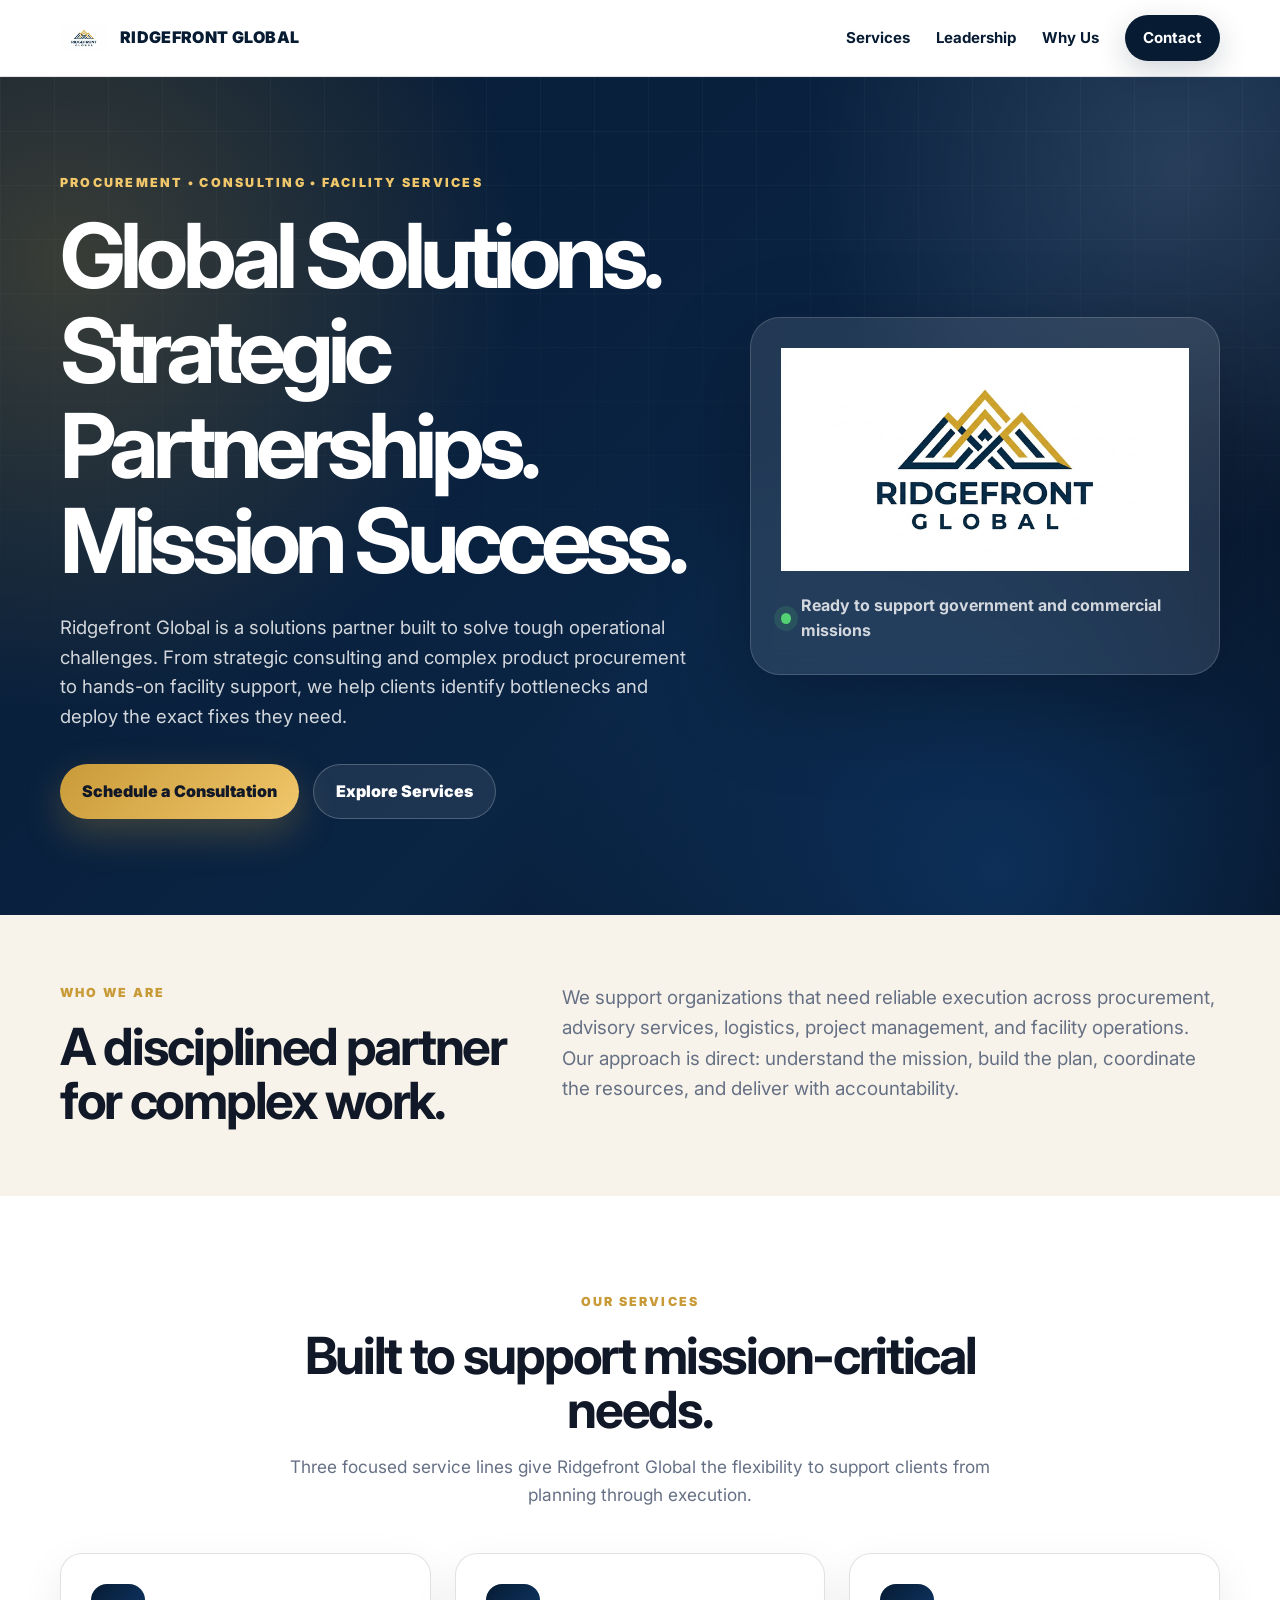
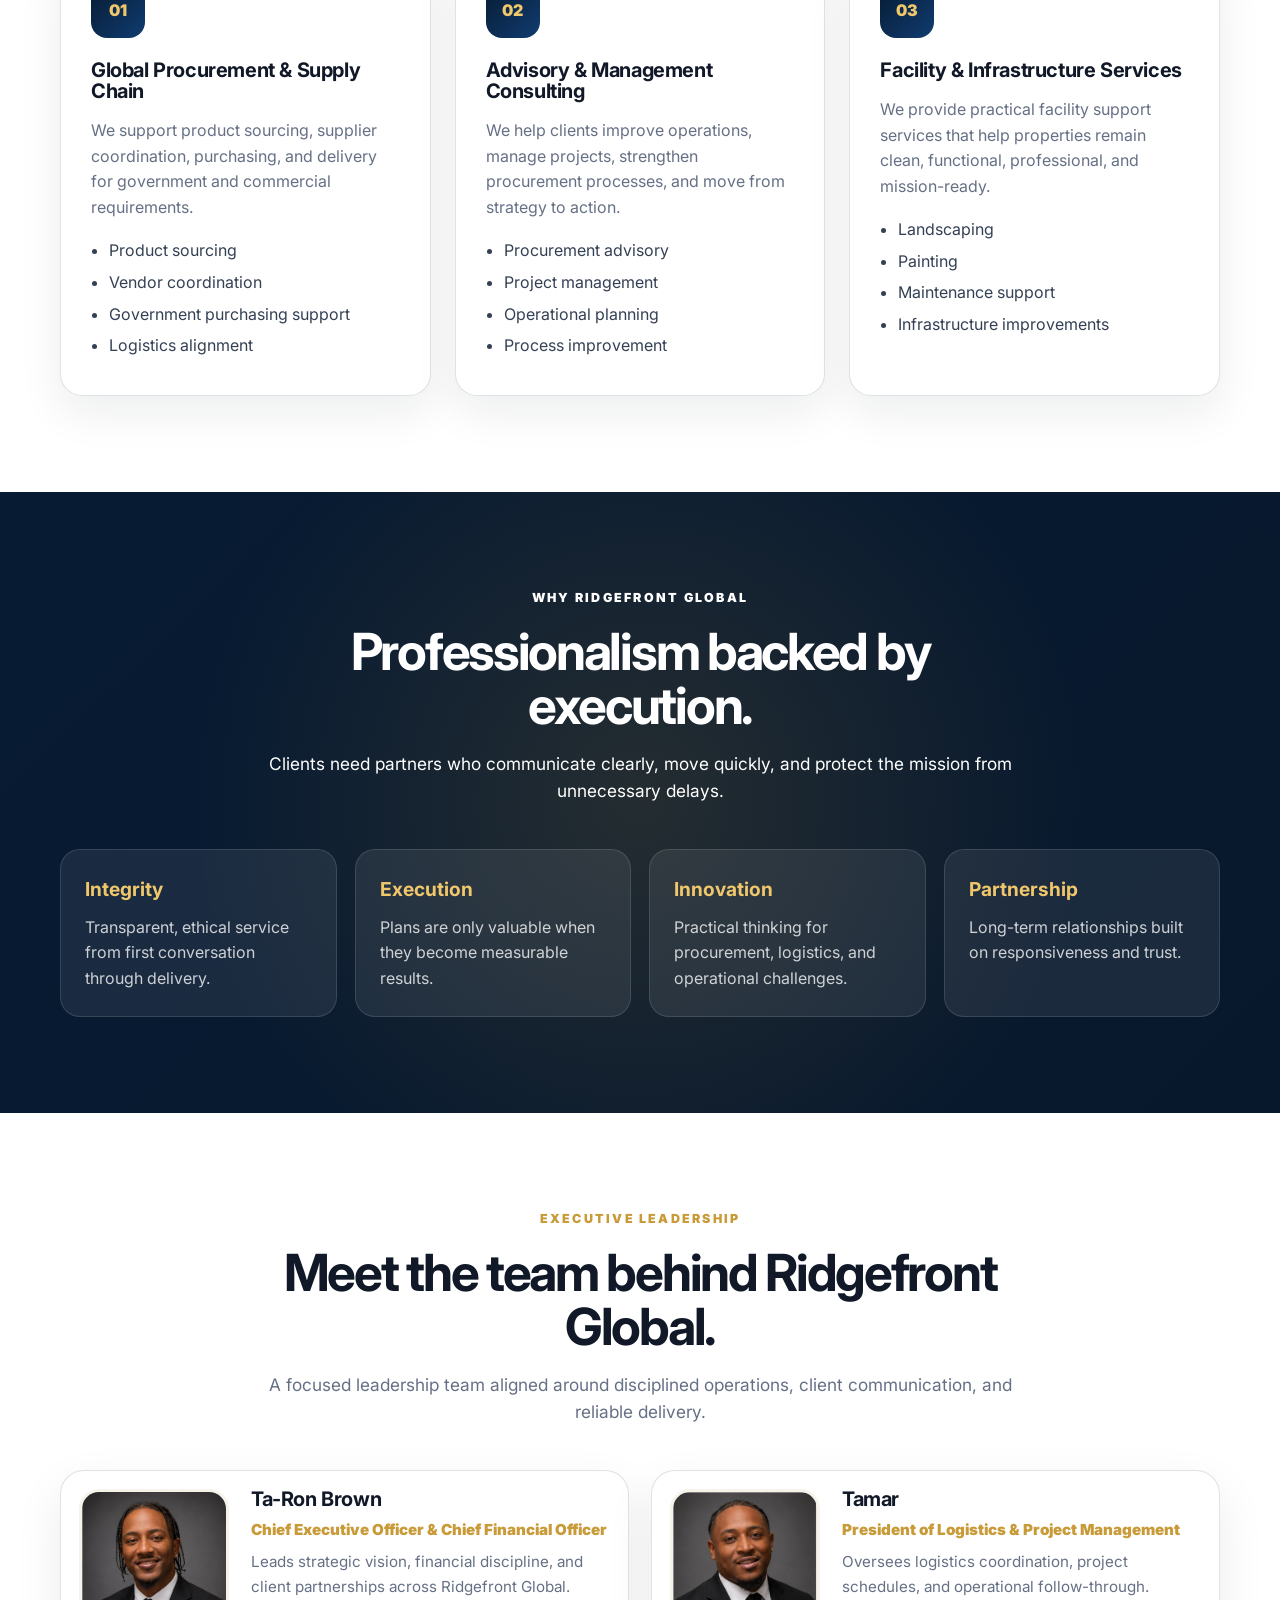
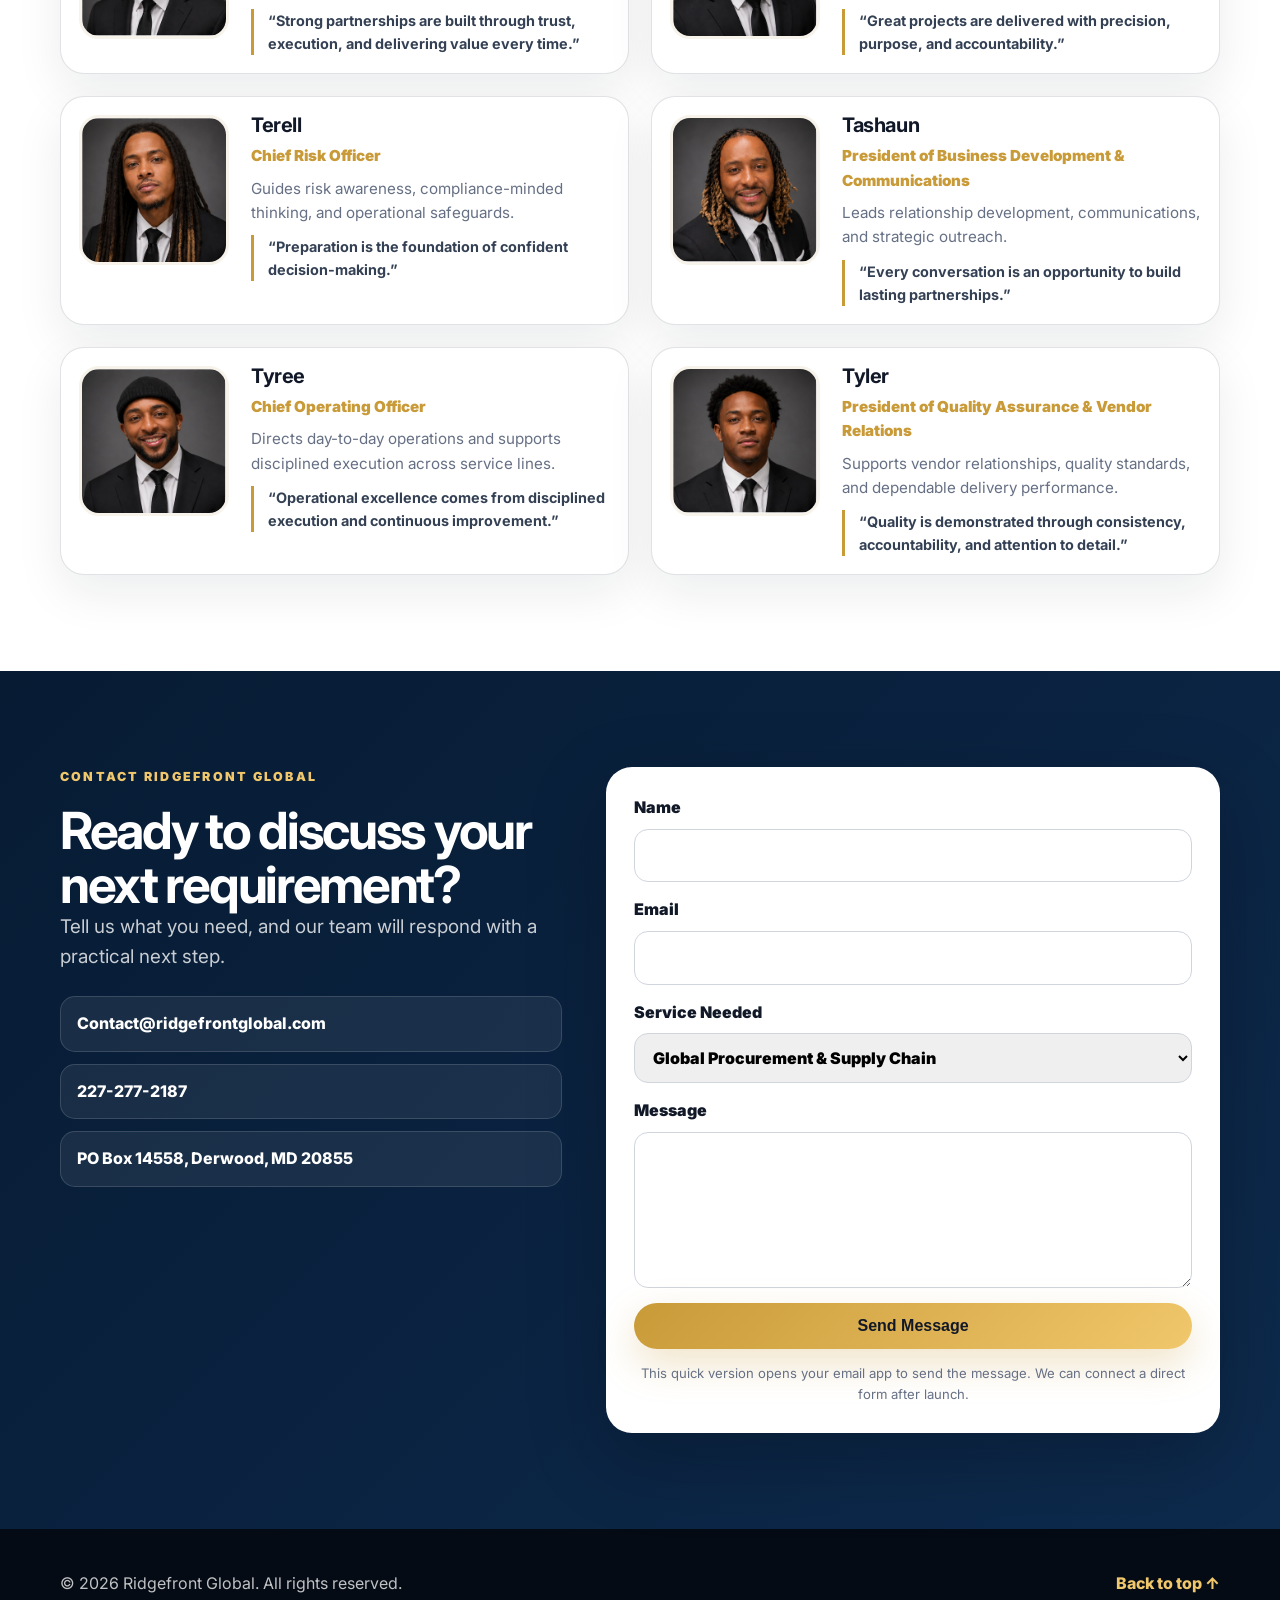
<file: index.html>
<!doctype html>
<html lang="en">
<head>
  <meta charset="utf-8">
  <meta name="viewport" content="width=device-width, initial-scale=1">
  <title>Ridgefront Global | Procurement, Consulting & Facility Services</title>
  <meta name="description" content="Ridgefront Global delivers procurement, advisory consulting, logistics, project management, and facility support solutions for government and commercial clients.">
  <meta property="og:title" content="Ridgefront Global">
  <meta property="og:description" content="Global Solutions. Strategic Partnerships. Mission Success.">
  <meta property="og:type" content="website">
  <link rel="preconnect" href="https://fonts.googleapis.com">
  <link rel="preconnect" href="https://fonts.gstatic.com" crossorigin>
  <link href="https://fonts.googleapis.com/css2?family=Inter:wght@400;500;600;700;800;900&display=swap" rel="stylesheet">
  <link rel="stylesheet" href="styles.css">
</head>
<body>
  <header class="site-header" id="top">
    <nav class="nav wrap" aria-label="Primary navigation">
      <a class="brand" href="#top" aria-label="Ridgefront Global home">
        <img src="logo.png" alt="Ridgefront Global logo">
        <span>Ridgefront Global</span>
      </a>
      <button class="menu-toggle" aria-label="Open menu" aria-expanded="false">☰</button>
      <div class="nav-links">
        <a href="#services">Services</a>
        <a href="#leadership">Leadership</a>
        <a href="#why">Why Us</a>
        <a href="#contact" class="nav-cta">Contact</a>
      </div>
    </nav>
  </header>

  <main>
    <section class="hero section-pad">
      <div class="hero-bg" aria-hidden="true"></div>
      <div class="wrap hero-grid">
        <div class="hero-copy reveal">
          <p class="eyebrow">Procurement • Consulting • Facility Services</p>
          <h1>Global Solutions. Strategic Partnerships. Mission Success.</h1>
          <p class="hero-text">Ridgefront Global is a solutions partner built to solve tough operational challenges. From strategic consulting and complex product procurement to hands-on facility support, we help clients identify bottlenecks and deploy the exact fixes they need.</p>
          <div class="hero-actions">
            <a class="button primary" href="#contact">Schedule a Consultation</a>
            <a class="button secondary" href="#services">Explore Services</a>
          </div>
        </div>
        <div class="hero-card reveal delay-1">
          <img src="logo.png" alt="Ridgefront Global">
          <div class="status-line"><span></span> Ready to support government and commercial missions</div>
        </div>
      </div>
    </section>

    <section class="intro section-pad-sm">
      <div class="wrap intro-grid">
        <div class="reveal">
          <p class="eyebrow dark">Who We Are</p>
          <h2>A disciplined partner for complex work.</h2>
        </div>
        <p class="lead reveal delay-1">We support organizations that need reliable execution across procurement, advisory services, logistics, project management, and facility operations. Our approach is direct: understand the mission, build the plan, coordinate the resources, and deliver with accountability.</p>
      </div>
    </section>

    <section class="services section-pad" id="services">
      <div class="wrap">
        <div class="section-head reveal">
          <p class="eyebrow dark">Our Services</p>
          <h2>Built to support mission-critical needs.</h2>
          <p>Three focused service lines give Ridgefront Global the flexibility to support clients from planning through execution.</p>
        </div>
        <div class="cards three">
          <article class="card reveal">
            <div class="icon">01</div>
            <h3>Global Procurement & Supply Chain</h3>
            <p>We support product sourcing, supplier coordination, purchasing, and delivery for government and commercial requirements.</p>
            <ul>
              <li>Product sourcing</li>
              <li>Vendor coordination</li>
              <li>Government purchasing support</li>
              <li>Logistics alignment</li>
            </ul>
          </article>
          <article class="card reveal delay-1">
            <div class="icon">02</div>
            <h3>Advisory & Management Consulting</h3>
            <p>We help clients improve operations, manage projects, strengthen procurement processes, and move from strategy to action.</p>
            <ul>
              <li>Procurement advisory</li>
              <li>Project management</li>
              <li>Operational planning</li>
              <li>Process improvement</li>
            </ul>
          </article>
          <article class="card reveal delay-2">
            <div class="icon">03</div>
            <h3>Facility & Infrastructure Services</h3>
            <p>We provide practical facility support services that help properties remain clean, functional, professional, and mission-ready.</p>
            <ul>
              <li>Landscaping</li>
              <li>Painting</li>
              <li>Maintenance support</li>
              <li>Infrastructure improvements</li>
            </ul>
          </article>
        </div>
      </div>
    </section>

    <section class="why section-pad" id="why">
      <div class="wrap">
        <div class="section-head reveal light-head">
          <p class="eyebrow gold">Why Ridgefront Global</p>
          <h2>Professionalism backed by execution.</h2>
          <p>Clients need partners who communicate clearly, move quickly, and protect the mission from unnecessary delays.</p>
        </div>
        <div class="pillars">
          <div class="pillar reveal"><strong>Integrity</strong><span>Transparent, ethical service from first conversation through delivery.</span></div>
          <div class="pillar reveal delay-1"><strong>Execution</strong><span>Plans are only valuable when they become measurable results.</span></div>
          <div class="pillar reveal delay-2"><strong>Innovation</strong><span>Practical thinking for procurement, logistics, and operational challenges.</span></div>
          <div class="pillar reveal delay-3"><strong>Partnership</strong><span>Long-term relationships built on responsiveness and trust.</span></div>
        </div>
      </div>
    </section>

    <section class="leadership section-pad" id="leadership">
      <div class="wrap">
        <div class="section-head reveal">
          <p class="eyebrow dark">Executive Leadership</p>
          <h2>Meet the team behind Ridgefront Global.</h2>
          <p>A focused leadership team aligned around disciplined operations, client communication, and reliable delivery.</p>
        </div>
        <div class="team-grid">
          <article class="team-card reveal">
            <img src="ta-ron.jpg" alt="Ta-Ron Brown">
            <div><h3>Ta-Ron Brown</h3><p class="title">Chief Executive Officer & Chief Financial Officer</p><p>Leads strategic vision, financial discipline, and client partnerships across Ridgefront Global.</p><blockquote>“Strong partnerships are built through trust, execution, and delivering value every time.”</blockquote></div>
          </article>
          <article class="team-card reveal delay-1">
            <img src="tamar.jpg" alt="Tamar">
            <div><h3>Tamar</h3><p class="title">President of Logistics & Project Management</p><p>Oversees logistics coordination, project schedules, and operational follow-through.</p><blockquote>“Great projects are delivered with precision, purpose, and accountability.”</blockquote></div>
          </article>
          <article class="team-card reveal delay-2">
            <img src="terell.jpg" alt="Terell">
            <div><h3>Terell</h3><p class="title">Chief Risk Officer</p><p>Guides risk awareness, compliance-minded thinking, and operational safeguards.</p><blockquote>“Preparation is the foundation of confident decision-making.”</blockquote></div>
          </article>
          <article class="team-card reveal">
            <img src="tashaun.jpg" alt="Tashaun">
            <div><h3>Tashaun</h3><p class="title">President of Business Development & Communications</p><p>Leads relationship development, communications, and strategic outreach.</p><blockquote>“Every conversation is an opportunity to build lasting partnerships.”</blockquote></div>
          </article>
          <article class="team-card reveal delay-1">
            <img src="tyree.jpg" alt="Tyree">
            <div><h3>Tyree</h3><p class="title">Chief Operating Officer</p><p>Directs day-to-day operations and supports disciplined execution across service lines.</p><blockquote>“Operational excellence comes from disciplined execution and continuous improvement.”</blockquote></div>
          </article>
          <article class="team-card reveal delay-2">
            <img src="tyler.jpg" alt="Tyler">
            <div><h3>Tyler</h3><p class="title">President of Quality Assurance & Vendor Relations</p><p>Supports vendor relationships, quality standards, and dependable delivery performance.</p><blockquote>“Quality is demonstrated through consistency, accountability, and attention to detail.”</blockquote></div>
          </article>
        </div>
      </div>
    </section>

    <section class="contact section-pad" id="contact">
      <div class="wrap contact-grid">
        <div class="reveal">
          <p class="eyebrow gold">Contact Ridgefront Global</p>
          <h2>Ready to discuss your next requirement?</h2>
          <p class="lead light">Tell us what you need, and our team will respond with a practical next step.</p>
          <div class="contact-list">
            <a href="mailto:Contact@ridgefrontglobal.com">Contact@ridgefrontglobal.com</a>
            <a href="tel:12272772187">227-277-2187</a>
            <span>PO Box 14558, Derwood, MD 20855</span>
          </div>
        </div>
        <form class="contact-form reveal delay-1" action="mailto:Contact@ridgefrontglobal.com" method="post" enctype="text/plain">
          <label>Name<input type="text" name="Name" required></label>
          <label>Email<input type="email" name="Email" required></label>
          <label>Service Needed<select name="Service Needed"><option>Global Procurement & Supply Chain</option><option>Advisory & Management Consulting</option><option>Facility & Infrastructure Services</option><option>General Inquiry</option></select></label>
          <label>Message<textarea name="Message" rows="5" required></textarea></label>
          <button class="button primary" type="submit">Send Message</button>
          <p class="form-note">This quick version opens your email app to send the message. We can connect a direct form after launch.</p>
        </form>
      </div>
    </section>
  </main>

  <footer class="footer">
    <div class="wrap footer-inner">
      <p>© <span id="year"></span> Ridgefront Global. All rights reserved.</p>
      <a href="#top">Back to top ↑</a>
    </div>
  </footer>

  <script src="script.js"></script>
</body>
</html>
</file>
<file: styles.css>
:root{
  --navy:#071b33;
  --navy-2:#0d2a4d;
  --blue:#103c70;
  --gold:#c99a38;
  --gold-2:#f0c76b;
  --cream:#f7f3ea;
  --white:#ffffff;
  --muted:#667085;
  --text:#111827;
  --line:rgba(15,23,42,.12);
  --shadow:0 24px 70px rgba(7,27,51,.16);
  --radius:22px;
}
*{box-sizing:border-box}
html{scroll-behavior:smooth}
body{margin:0;font-family:Inter,system-ui,-apple-system,Segoe UI,Arial,sans-serif;color:var(--text);background:#fff;line-height:1.6}
img{max-width:100%;display:block}
a{color:inherit;text-decoration:none}
.wrap{width:min(1160px,92%);margin-inline:auto}
.section-pad{padding:96px 0}.section-pad-sm{padding:68px 0}
.site-header{position:sticky;top:0;z-index:50;background:rgba(255,255,255,.88);backdrop-filter:blur(14px);border-bottom:1px solid var(--line)}
.nav{height:76px;display:flex;align-items:center;justify-content:space-between;gap:24px}
.brand{display:flex;align-items:center;gap:12px;font-weight:900;letter-spacing:.02em;color:var(--navy)}
.brand img{width:48px;height:48px;object-fit:contain}.brand span{font-size:1rem;text-transform:uppercase}
.nav-links{display:flex;align-items:center;gap:26px;font-weight:700;font-size:.94rem;color:var(--navy)}
.nav-links a{position:relative}.nav-links a:not(.nav-cta)::after{content:"";position:absolute;left:0;bottom:-7px;width:0;height:2px;background:var(--gold);transition:.25s}.nav-links a:hover::after{width:100%}
.nav-cta{background:var(--navy);color:white;padding:11px 18px;border-radius:999px;box-shadow:0 10px 30px rgba(7,27,51,.18)}
.menu-toggle{display:none;border:0;background:var(--navy);color:white;border-radius:12px;padding:10px 12px;font-size:20px}
.hero{min-height:calc(100vh - 76px);display:flex;align-items:center;position:relative;overflow:hidden;color:white;background:linear-gradient(135deg,var(--navy),#0a2444 58%,#05101f)}
.hero-bg{position:absolute;inset:-20%;background:radial-gradient(circle at 18% 30%,rgba(201,154,56,.26),transparent 27%),radial-gradient(circle at 80% 22%,rgba(255,255,255,.12),transparent 22%),radial-gradient(circle at 70% 82%,rgba(16,60,112,.65),transparent 30%);animation:drift 13s ease-in-out infinite alternate}
.hero::after{content:"";position:absolute;inset:0;background-image:linear-gradient(rgba(255,255,255,.045) 1px, transparent 1px),linear-gradient(90deg,rgba(255,255,255,.045) 1px, transparent 1px);background-size:54px 54px;mask-image:linear-gradient(to bottom,rgba(0,0,0,.75),transparent 82%)}
.hero-grid{position:relative;z-index:2;display:grid;grid-template-columns:1.15fr .85fr;gap:54px;align-items:center}
.eyebrow{margin:0 0 16px;font-size:.78rem;font-weight:900;text-transform:uppercase;letter-spacing:.18em;color:var(--gold-2)}.eyebrow.dark{color:var(--gold)}.eyebrow.gold{color:var(--gold-2)}
h1,h2,h3{line-height:1.06;margin:0;color:inherit}h1{font-size:clamp(3rem,7vw,6.6rem);letter-spacing:-.065em;max-width:850px}h2{font-size:clamp(2rem,4vw,3.6rem);letter-spacing:-.045em}h3{font-size:1.25rem;letter-spacing:-.02em}
.hero-text{font-size:1.16rem;max-width:720px;color:rgba(255,255,255,.82);margin:24px 0 32px}.lead{font-size:1.18rem;color:var(--muted);margin:0}.lead.light{color:rgba(255,255,255,.78)}
.hero-actions{display:flex;gap:14px;flex-wrap:wrap}.button{display:inline-flex;align-items:center;justify-content:center;border:0;border-radius:999px;padding:14px 22px;font-weight:900;cursor:pointer;transition:transform .25s,box-shadow .25s,background .25s}.button:hover{transform:translateY(-3px)}.button.primary{background:linear-gradient(135deg,var(--gold),var(--gold-2));color:#111827;box-shadow:0 15px 38px rgba(201,154,56,.28)}.button.secondary{border:1px solid rgba(255,255,255,.22);color:white;background:rgba(255,255,255,.08)}
.hero-card{background:rgba(255,255,255,.1);border:1px solid rgba(255,255,255,.16);border-radius:30px;padding:30px;box-shadow:0 30px 90px rgba(0,0,0,.25);backdrop-filter:blur(12px);animation:float 5s ease-in-out infinite}.hero-card img{width:100%;max-width:410px;margin:0 auto 22px}.status-line{display:flex;align-items:center;gap:10px;color:rgba(255,255,255,.8);font-weight:700}.status-line span{width:11px;height:11px;background:#52d273;border-radius:50%;box-shadow:0 0 0 7px rgba(82,210,115,.14)}
.intro{background:var(--cream)}.intro-grid{display:grid;grid-template-columns:.82fr 1.18fr;gap:44px;align-items:start}
.section-head{max-width:760px;margin:0 auto 44px;text-align:center}.section-head p:not(.eyebrow){color:var(--muted);font-size:1.08rem}.light-head h2,.light-head p{color:white!important}.cards{display:grid;gap:24px}.cards.three{grid-template-columns:repeat(3,1fr)}.card{background:white;border:1px solid var(--line);border-radius:var(--radius);padding:30px;box-shadow:0 16px 44px rgba(15,23,42,.08);transition:transform .3s,box-shadow .3s,border-color .3s}.card:hover{transform:translateY(-8px);box-shadow:var(--shadow);border-color:rgba(201,154,56,.5)}.icon{width:54px;height:54px;border-radius:16px;background:linear-gradient(135deg,var(--navy),var(--blue));color:var(--gold-2);display:grid;place-items:center;font-weight:900;margin-bottom:22px}.card p{color:var(--muted)}.card ul{padding-left:18px;margin:18px 0 0;color:#344054}.card li{margin:6px 0}
.why{background:linear-gradient(135deg,var(--navy),#08182c);color:white;position:relative;overflow:hidden}.why::before{content:"";position:absolute;inset:-40%;background:radial-gradient(circle,rgba(201,154,56,.15),transparent 35%);animation:drift 15s ease-in-out infinite alternate}.why .wrap{position:relative}.pillars{display:grid;grid-template-columns:repeat(4,1fr);gap:18px}.pillar{background:rgba(255,255,255,.08);border:1px solid rgba(255,255,255,.12);border-radius:20px;padding:24px;min-height:168px;transition:.25s}.pillar:hover{transform:translateY(-6px);background:rgba(255,255,255,.12)}.pillar strong{display:block;font-size:1.2rem;margin-bottom:10px;color:var(--gold-2)}.pillar span{color:rgba(255,255,255,.78)}
.team-grid{display:grid;grid-template-columns:repeat(2,1fr);gap:22px}.team-card{display:grid;grid-template-columns:150px 1fr;gap:22px;align-items:start;background:#fff;border:1px solid var(--line);border-radius:24px;padding:18px;box-shadow:0 18px 48px rgba(15,23,42,.08);transition:.3s}.team-card:hover{transform:translateY(-7px);box-shadow:var(--shadow)}.team-card img{width:150px;height:150px;object-fit:cover;border-radius:20px;border:3px solid var(--cream)}.team-card .title{color:var(--gold);font-weight:900;margin:8px 0}.team-card p{margin:0 0 10px;color:var(--muted);font-size:.95rem}.team-card blockquote{margin:10px 0 0;padding-left:14px;border-left:3px solid var(--gold);color:#344054;font-weight:700;font-size:.9rem}
.contact{background:linear-gradient(135deg,var(--navy),var(--navy-2));color:white}.contact-grid{display:grid;grid-template-columns:.9fr 1.1fr;gap:44px;align-items:start}.contact-list{display:grid;gap:12px;margin-top:24px;font-weight:800}.contact-list a,.contact-list span{padding:14px 16px;border:1px solid rgba(255,255,255,.14);background:rgba(255,255,255,.07);border-radius:15px}.contact-form{background:white;color:var(--text);border-radius:26px;padding:28px;box-shadow:0 25px 80px rgba(0,0,0,.22)}.contact-form label{display:grid;gap:8px;font-weight:900;margin-bottom:15px}.contact-form input,.contact-form select,.contact-form textarea{width:100%;border:1px solid #d0d5dd;border-radius:14px;padding:13px 14px;font:inherit}.contact-form input:focus,.contact-form select:focus,.contact-form textarea:focus{outline:3px solid rgba(201,154,56,.22);border-color:var(--gold)}.contact-form .button{width:100%;font-size:1rem}.form-note{font-size:.82rem;color:var(--muted);margin:14px 0 0;text-align:center}
.footer{background:#050b14;color:rgba(255,255,255,.75);padding:26px 0}.footer-inner{display:flex;justify-content:space-between;gap:16px;align-items:center}.footer a{color:var(--gold-2);font-weight:800}
.reveal{opacity:0;transform:translateY(28px);transition:opacity .75s ease, transform .75s ease}.reveal.show{opacity:1;transform:none}.delay-1{transition-delay:.12s}.delay-2{transition-delay:.24s}.delay-3{transition-delay:.36s}
@keyframes drift{from{transform:translate3d(-2%,0,0) scale(1)}to{transform:translate3d(2%,2%,0) scale(1.06)}}@keyframes float{0%,100%{transform:translateY(0)}50%{transform:translateY(-12px)}}
@media (max-width:900px){.section-pad{padding:76px 0}.hero-grid,.intro-grid,.contact-grid{grid-template-columns:1fr}.hero{min-height:auto}.cards.three,.pillars,.team-grid{grid-template-columns:1fr}.hero-card{max-width:520px}.nav-links{position:absolute;top:76px;left:4%;right:4%;display:none;flex-direction:column;align-items:stretch;background:white;color:var(--navy);border:1px solid var(--line);border-radius:18px;padding:18px;box-shadow:var(--shadow)}.nav-links.open{display:flex}.menu-toggle{display:block}.nav-cta{text-align:center}.brand span{display:none}}
@media (max-width:560px){h1{font-size:2.8rem}.hero-text{font-size:1rem}.team-card{grid-template-columns:1fr}.team-card img{width:100%;height:auto;aspect-ratio:1/1}.footer-inner{flex-direction:column;text-align:center}.section-head{text-align:left}.hero-actions .button{width:100%}}
@media (prefers-reduced-motion:reduce){*,*::before,*::after{animation:none!important;scroll-behavior:auto!important;transition:none!important}.reveal{opacity:1;transform:none}}
</file>
